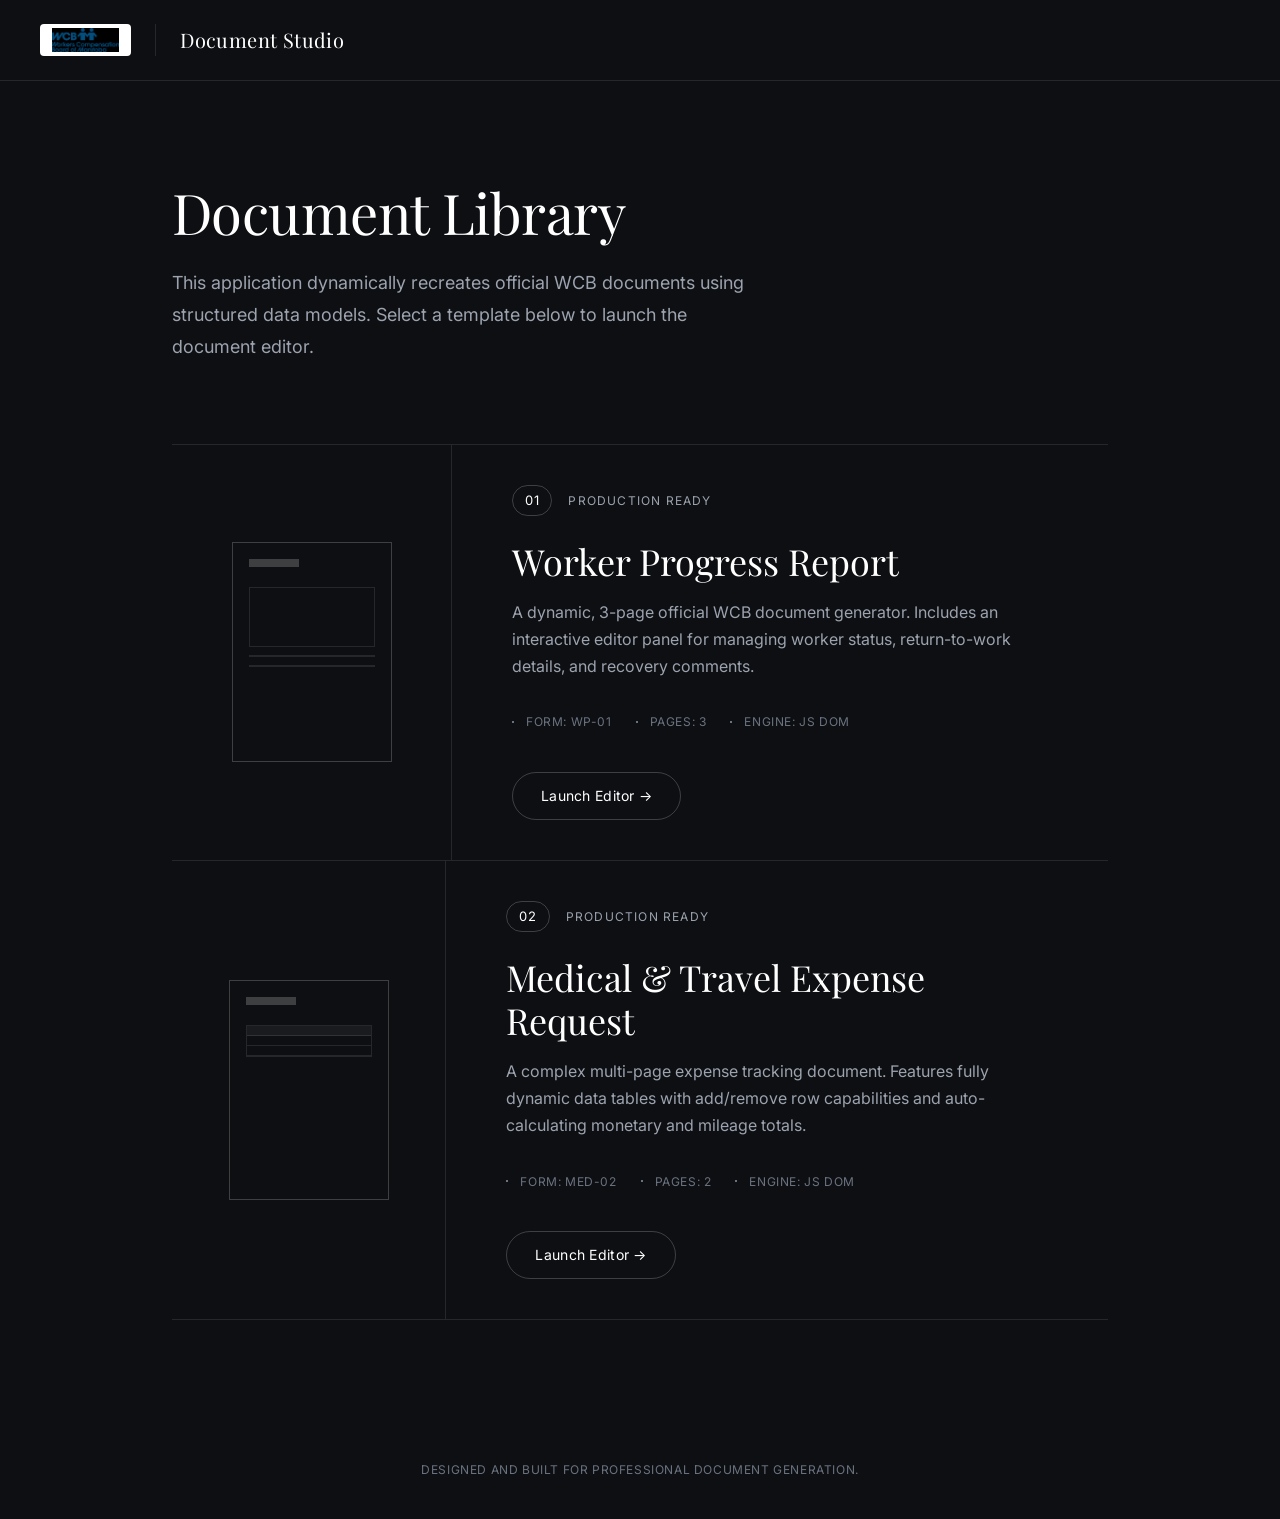
<file: index.html>
<!DOCTYPE html>
<html lang="en">
<head>
    <meta charset="UTF-8">
    <meta name="viewport" content="width=device-width, initial-scale=1.0">
    <title>Document Studio | WCB Report Generator</title>
    <link rel="stylesheet" href="style.css">
    <link href="https://fonts.googleapis.com/css2?family=Inter:wght@400;500;600&family=Playfair+Display:ital,wght@0,400;0,600;1,400&display=swap" rel="stylesheet">
</head>
<body>
    <div class="app-layout">
        <header class="app-header">
            <div class="header-content">
                <img src="exercise-1-worker-progress/assets/wcb-logo.png" alt="WCB Logo" class="wcb-brand">
                <div class="header-title">Document Studio</div>
            </div>
        </header>

        <main class="library-container">
            <div class="library-header">
                <h1>Document Library</h1>
                <p class="library-description">This application dynamically recreates official WCB documents using structured data models. Select a template below to launch the document editor.</p>
            </div>

            <div class="document-index">
                
                <!-- Document 01 -->
                <article class="doc-entry">
                    <div class="doc-preview">
                        <div class="doc-wireframe form-wireframe">
                            <div class="wire-header"></div>
                            <div class="wire-box"></div>
                            <div class="wire-lines"></div>
                            <div class="wire-lines"></div>
                        </div>
                    </div>
                    <div class="doc-info">
                        <div class="doc-meta">
                            <span class="doc-number">01</span>
                            <span class="doc-status">Production Ready</span>
                        </div>
                        <h2>Worker Progress Report</h2>
                        <p>A dynamic, 3-page official WCB document generator. Includes an interactive editor panel for managing worker status, return-to-work details, and recovery comments.</p>
                        
                        <div class="doc-metadata-tags">
                            <span>Form: WP-01</span>
                            <span>Pages: 3</span>
                            <span>Engine: JS DOM</span>
                        </div>
                        
                        <a href="exercise-1-worker-progress/index.html" class="btn-open">Launch Editor &rarr;</a>
                    </div>
                </article>

                <!-- Document 02 -->
                <article class="doc-entry">
                    <div class="doc-preview">
                        <div class="doc-wireframe table-wireframe">
                            <div class="wire-header"></div>
                            <div class="wire-table">
                                <div class="wire-row header-row"></div>
                                <div class="wire-row"></div>
                                <div class="wire-row"></div>
                            </div>
                        </div>
                    </div>
                    <div class="doc-info">
                        <div class="doc-meta">
                            <span class="doc-number">02</span>
                            <span class="doc-status">Production Ready</span>
                        </div>
                        <h2>Medical & Travel Expense Request</h2>
                        <p>A complex multi-page expense tracking document. Features fully dynamic data tables with add/remove row capabilities and auto-calculating monetary and mileage totals.</p>
                        
                        <div class="doc-metadata-tags">
                            <span>Form: MED-02</span>
                            <span>Pages: 2</span>
                            <span>Engine: JS DOM</span>
                        </div>
                        
                        <a href="exercise-2-medical-expense/index.html" class="btn-open">Launch Editor &rarr;</a>
                    </div>
                </article>

            </div>
        </main>
        
        <footer class="app-footer">
            <p>Designed and built for professional document generation.</p>
        </footer>
    </div>
</body>
</html>
</file>
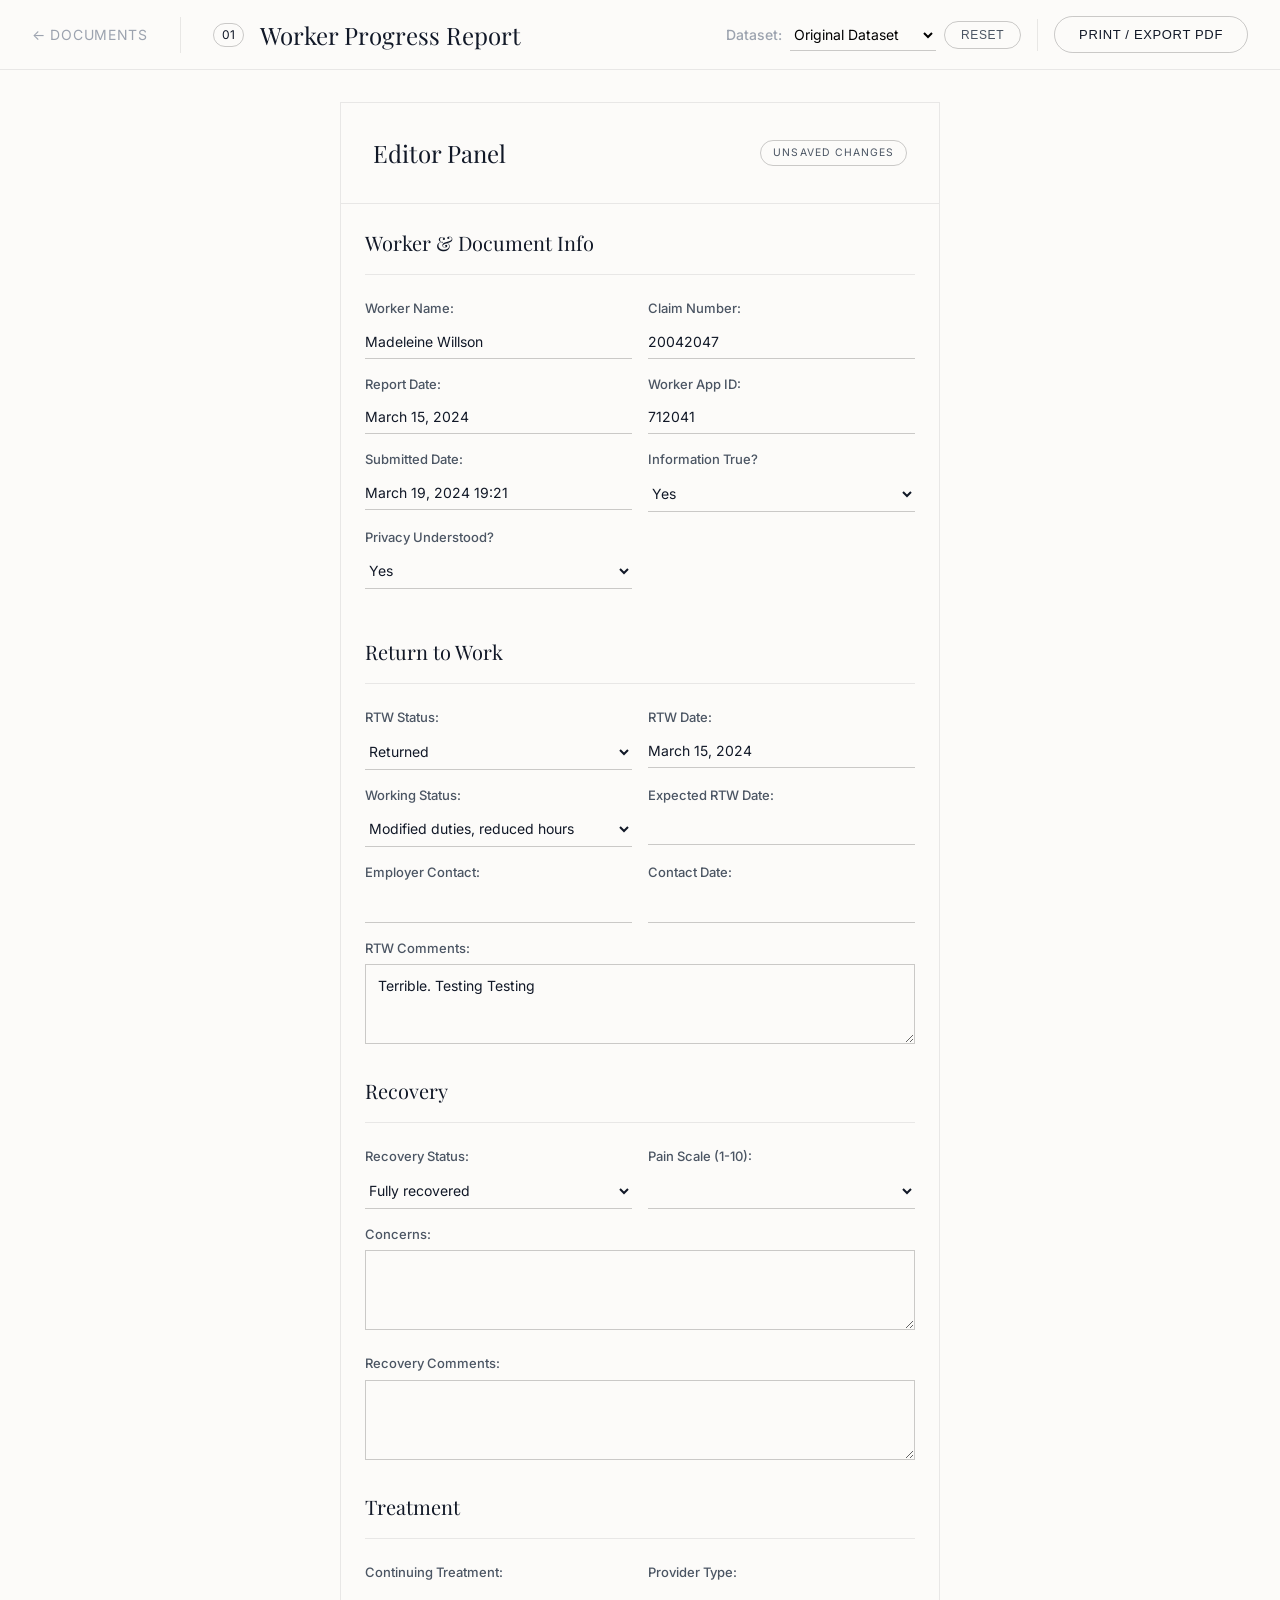
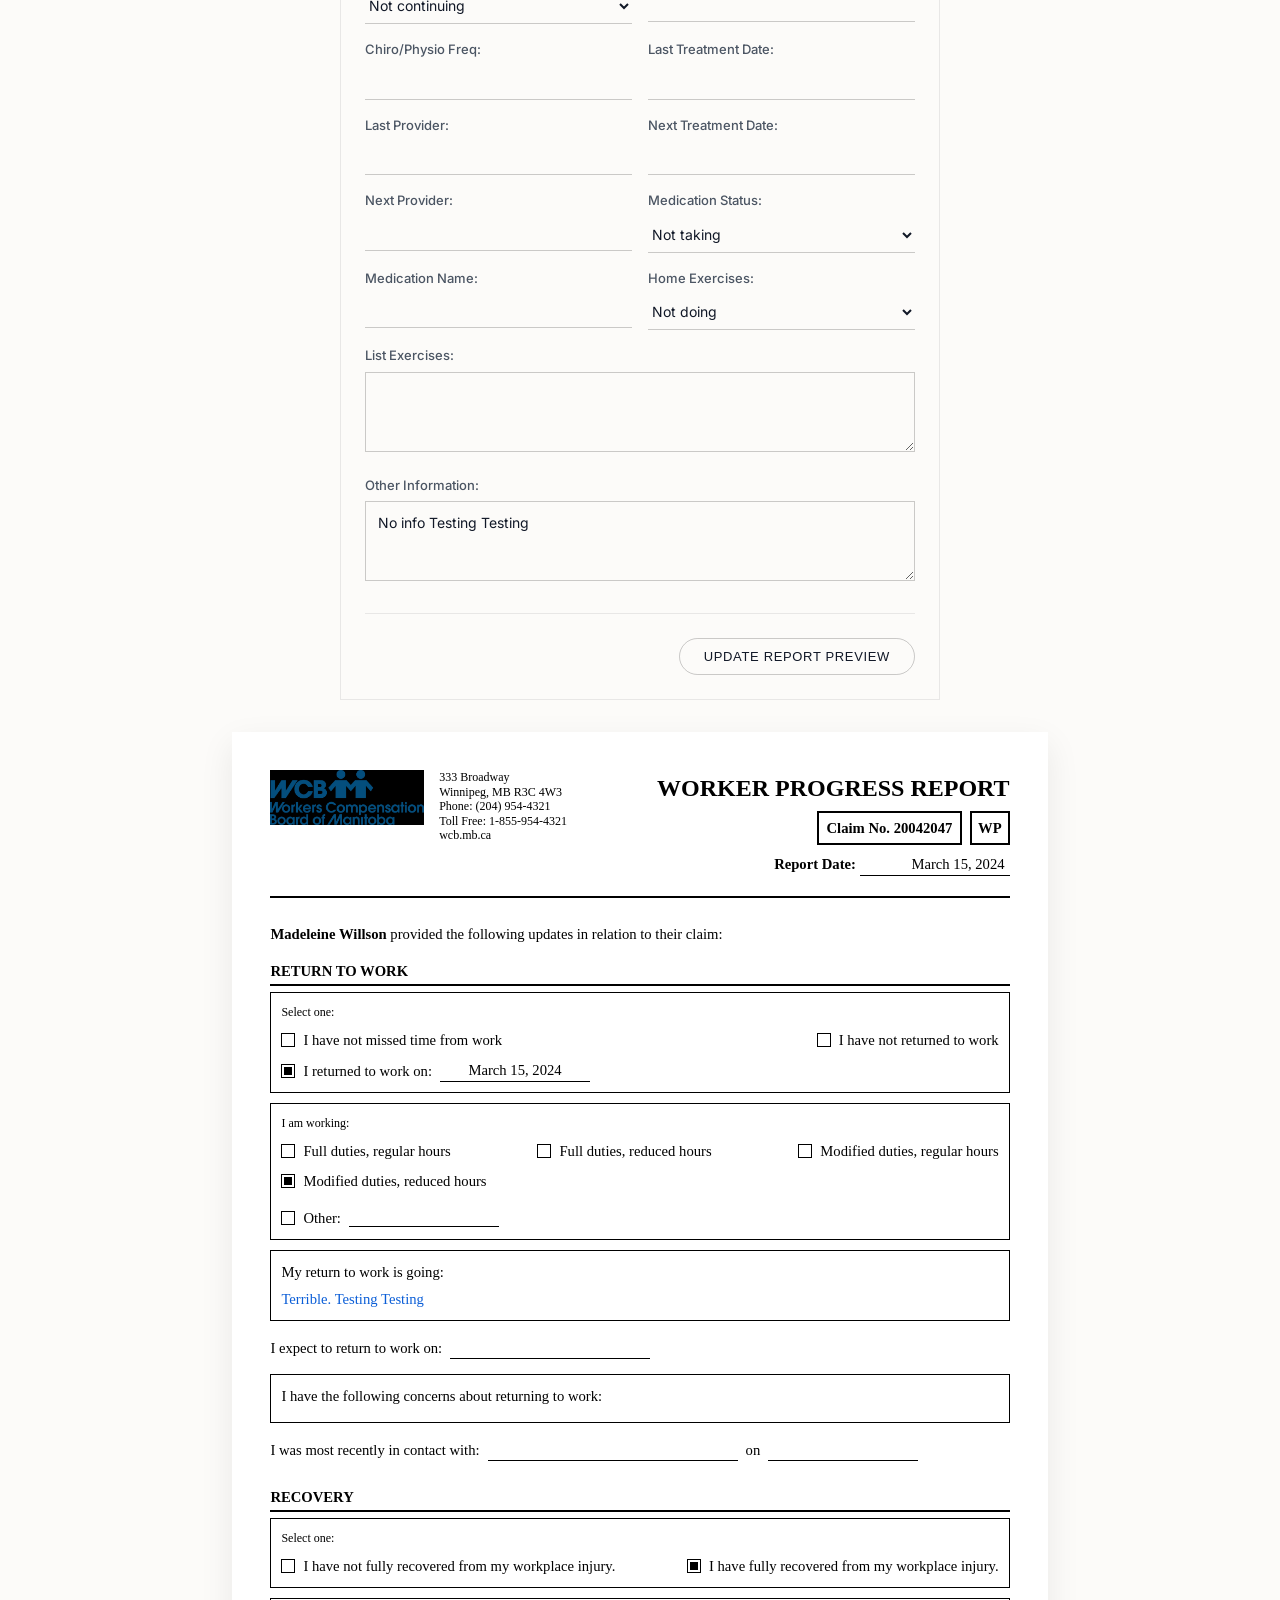
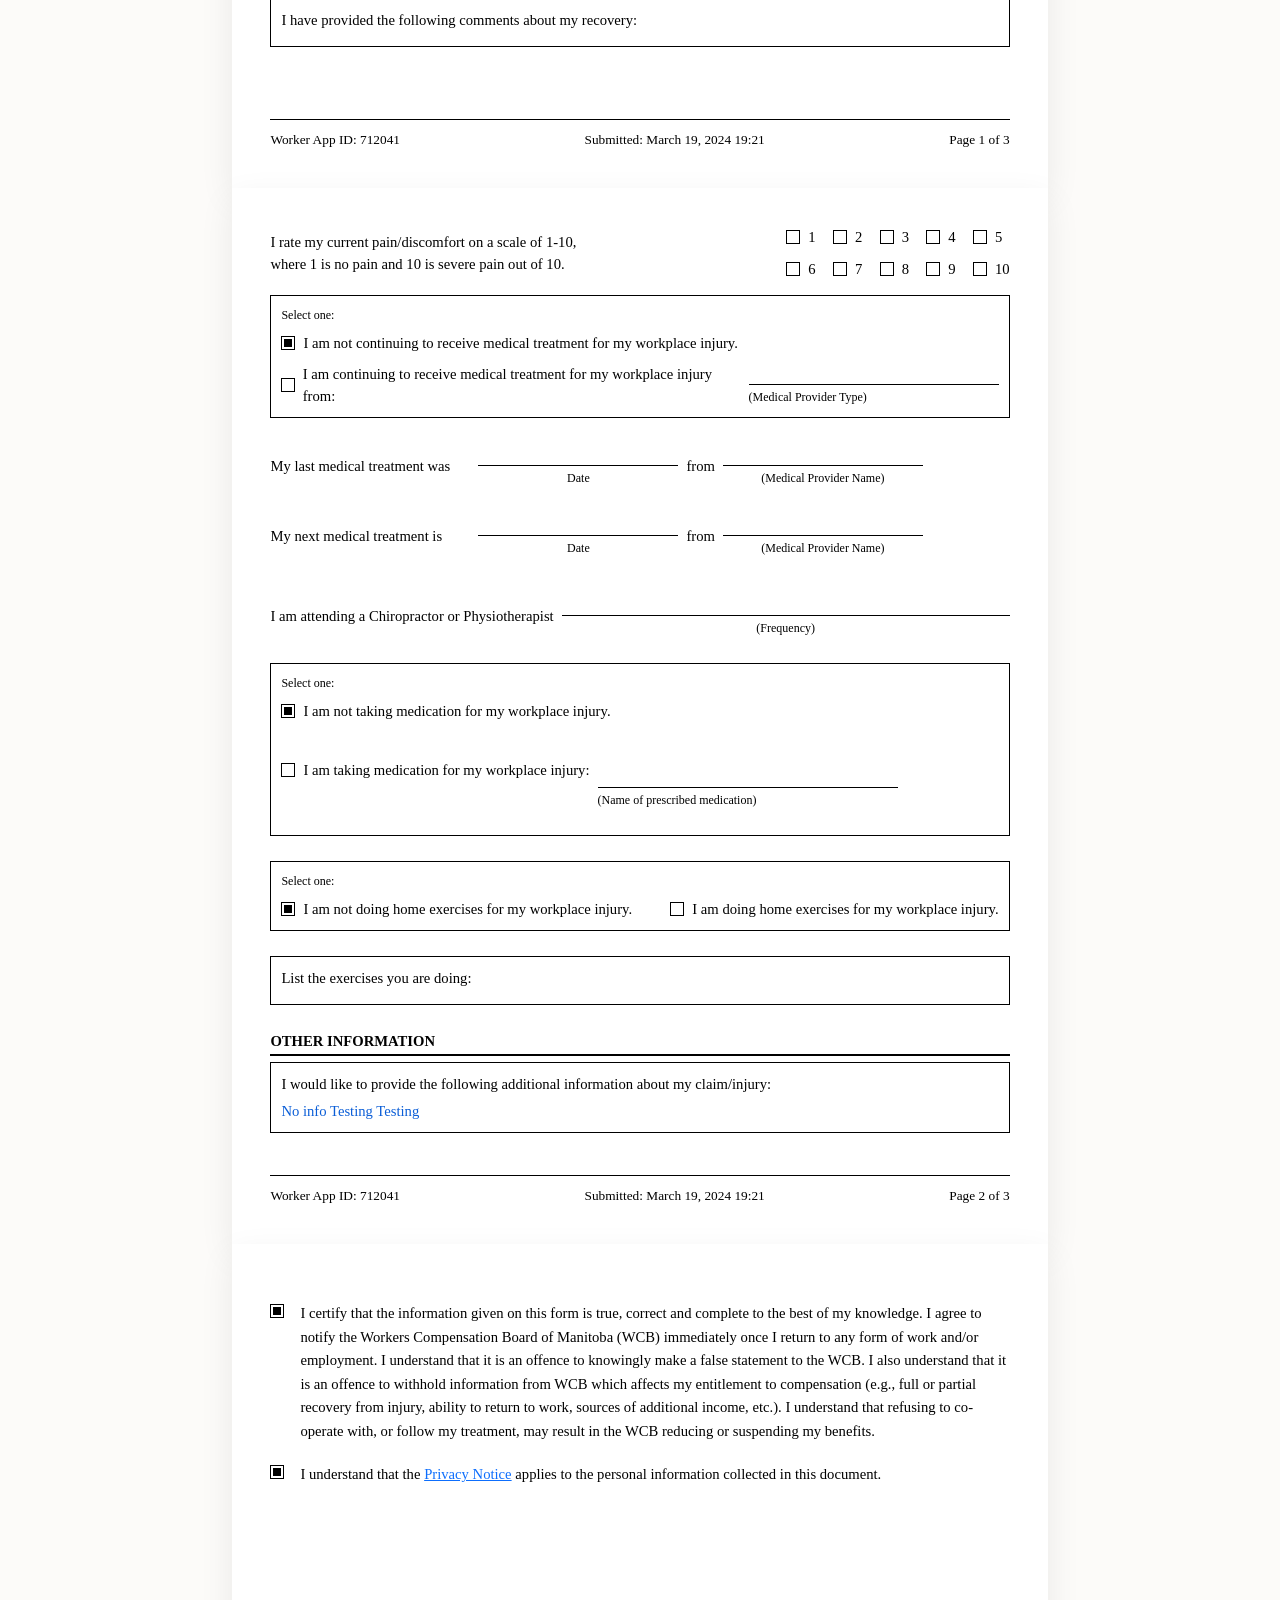
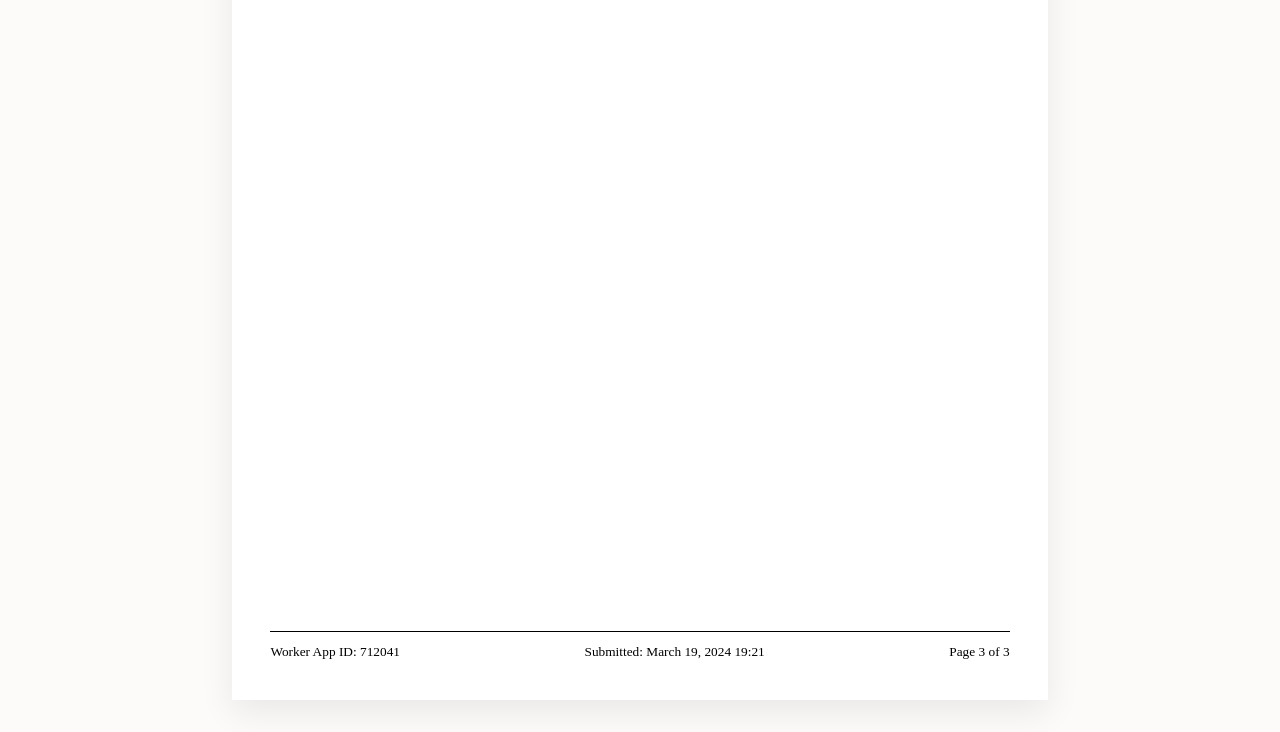
<file: exercise-1-worker-progress/index.html>
<!DOCTYPE html>
<html lang="en">
<head>
    <meta charset="UTF-8">
    <meta name="viewport" content="width=device-width, initial-scale=1.0">
    <title>Worker Progress Report | Document Studio</title>
    <link rel="stylesheet" href="style.css">
    <link href="https://fonts.googleapis.com/css2?family=Inter:wght@400;500;600&family=Playfair+Display:ital,wght@0,400;0,600;1,400&display=swap" rel="stylesheet">
</head>
<body>
    
    <!-- Top Workspace Header -->
    <header class="workspace-header noprint">
        <div class="workspace-header-left">
            <a href="../index.html" class="workspace-back">&larr; Documents</a>
            <div class="workspace-title">
                <span class="workspace-number">01</span>
                <h1>Worker Progress Report</h1>
            </div>
        </div>
        <div class="workspace-header-right">
            <div class="dataset-control">
                <label for="ctrl-dataset">Dataset:</label>
                <select id="ctrl-dataset">
                    <option value="original">Original Dataset</option>
                    <option value="alternative">Alternative Dataset</option>
                </select>
                <button id="btn-reset" class="btn-secondary">Reset</button>
            </div>
            <button class="btn-primary" onclick="window.print()">Print / Export PDF</button>
        </div>
    </header>

    <!-- Development Layout wrapper -->
    <div class="dev-layout">
        
        <!-- Control panel (Editor) -->
        <div class="control-panel noprint">
            <div class="panel-header">
                <h2>Editor Panel</h2>
                <span class="panel-status">Unsaved Changes</span>
            </div>
            
            <form id="editor-form" onsubmit="event.preventDefault();">
                
                <fieldset class="editor-group">
                    <legend>Worker & Document Info</legend>
                    <div class="controls-grid">
                        <label>Worker Name: <input type="text" id="ctrl-workerName"></label>
                        <label>Claim Number: <input type="text" id="ctrl-claimNumber"></label>
                        <label>Report Date: <input type="text" id="ctrl-reportDate"></label>
                        <label>Worker App ID: <input type="text" id="ctrl-workerAppId"></label>
                        <label>Submitted Date: <input type="text" id="ctrl-submitted"></label>
                        <label>Information True?
                            <select id="ctrl-certifyTrue">
                                <option value="yes">Yes</option>
                                <option value="no">No</option>
                            </select>
                        </label>
                        <label>Privacy Understood?
                            <select id="ctrl-privacyNotice">
                                <option value="yes">Yes</option>
                                <option value="no">No</option>
                            </select>
                        </label>
                    </div>
                </fieldset>

                <fieldset class="editor-group">
                    <legend>Return to Work</legend>
                    <div class="controls-grid">
                        <label>RTW Status: 
                            <select id="ctrl-rtwStatus">
                                <option value="not-missed">Not missed time</option>
                                <option value="not-returned">Not returned</option>
                                <option value="returned">Returned</option>
                            </select>
                        </label>
                        <label>RTW Date: <input type="text" id="ctrl-rtwDate"></label>
                        <label>Working Status:
                            <select id="ctrl-workingStatus">
                                <option value="full-regular">Full duties, regular hours</option>
                                <option value="full-reduced">Full duties, reduced hours</option>
                                <option value="modified-regular">Modified duties, regular hours</option>
                                <option value="modified-reduced">Modified duties, reduced hours</option>
                                <option value="other">Other</option>
                            </select>
                        </label>
                        <label>Expected RTW Date: <input type="text" id="ctrl-expectedReturnDate"></label>
                        <label>Employer Contact: <input type="text" id="ctrl-employerContact"></label>
                        <label>Contact Date: <input type="text" id="ctrl-employerContactDate"></label>
                    </div>
                    <div class="controls-textareas">
                        <label>RTW Comments:
                            <textarea id="ctrl-rtwComments"></textarea>
                        </label>
                    </div>
                </fieldset>

                <fieldset class="editor-group">
                    <legend>Recovery</legend>
                    <div class="controls-grid">
                        <label>Recovery Status:
                            <select id="ctrl-recoveryStatus">
                                <option value="not-fully-recovered">Not fully recovered</option>
                                <option value="fully-recovered">Fully recovered</option>
                            </select>
                        </label>
                        <label>Pain Scale (1-10):
                            <select id="ctrl-painScale">
                                <option value=""></option>
                                <option value="1">1</option>
                                <option value="2">2</option>
                                <option value="3">3</option>
                                <option value="4">4</option>
                                <option value="5">5</option>
                                <option value="6">6</option>
                                <option value="7">7</option>
                                <option value="8">8</option>
                                <option value="9">9</option>
                                <option value="10">10</option>
                            </select>
                        </label>
                    </div>
                    <div class="controls-textareas">
                        <label>Concerns:
                            <textarea id="ctrl-concerns"></textarea>
                        </label>
                        <label>Recovery Comments:
                            <textarea id="ctrl-recoveryComments"></textarea>
                        </label>
                    </div>
                </fieldset>

                <fieldset class="editor-group">
                    <legend>Treatment</legend>
                    <div class="controls-grid">
                        <label>Continuing Treatment:
                            <select id="ctrl-medTreatmentStatus">
                                <option value="not-continuing">Not continuing</option>
                                <option value="continuing">Continuing</option>
                            </select>
                        </label>
                        <label>Provider Type: <input type="text" id="ctrl-medProviderType"></label>
                        <label>Chiro/Physio Freq: <input type="text" id="ctrl-chiroFreq"></label>
                        
                        <label>Last Treatment Date: <input type="text" id="ctrl-lastTreatmentDate"></label>
                        <label>Last Provider: <input type="text" id="ctrl-lastProviderName"></label>
                        <label>Next Treatment Date: <input type="text" id="ctrl-nextTreatmentDate"></label>
                        <label>Next Provider: <input type="text" id="ctrl-nextProviderName"></label>
                        
                        <label>Medication Status:
                            <select id="ctrl-medicationStatus">
                                <option value="not-taking">Not taking</option>
                                <option value="taking">Taking</option>
                            </select>
                        </label>
                        <label>Medication Name: <input type="text" id="ctrl-medicationName"></label>
                        
                        <label>Home Exercises:
                            <select id="ctrl-homeExercisesStatus">
                                <option value="not-doing">Not doing</option>
                                <option value="doing">Doing</option>
                            </select>
                        </label>
                    </div>
                    <div class="controls-textareas">
                        <label>List Exercises:
                            <textarea id="ctrl-exercisesList"></textarea>
                        </label>
                        <label>Other Information:
                            <textarea id="ctrl-otherInfo"></textarea>
                        </label>
                    </div>
                </fieldset>
            
                <div class="controls-actions">
                    <button id="btn-update" class="btn-primary">Update Report Preview</button>
                </div>
            </form>
        </div>

        <div class="preview-environment" id="report-container">
            <!-- Rendered by JavaScript -->
        </div>
        
    </div> <!-- end dev-layout -->
    
    <script src="script.js"></script>
</body>
</html>
</file>
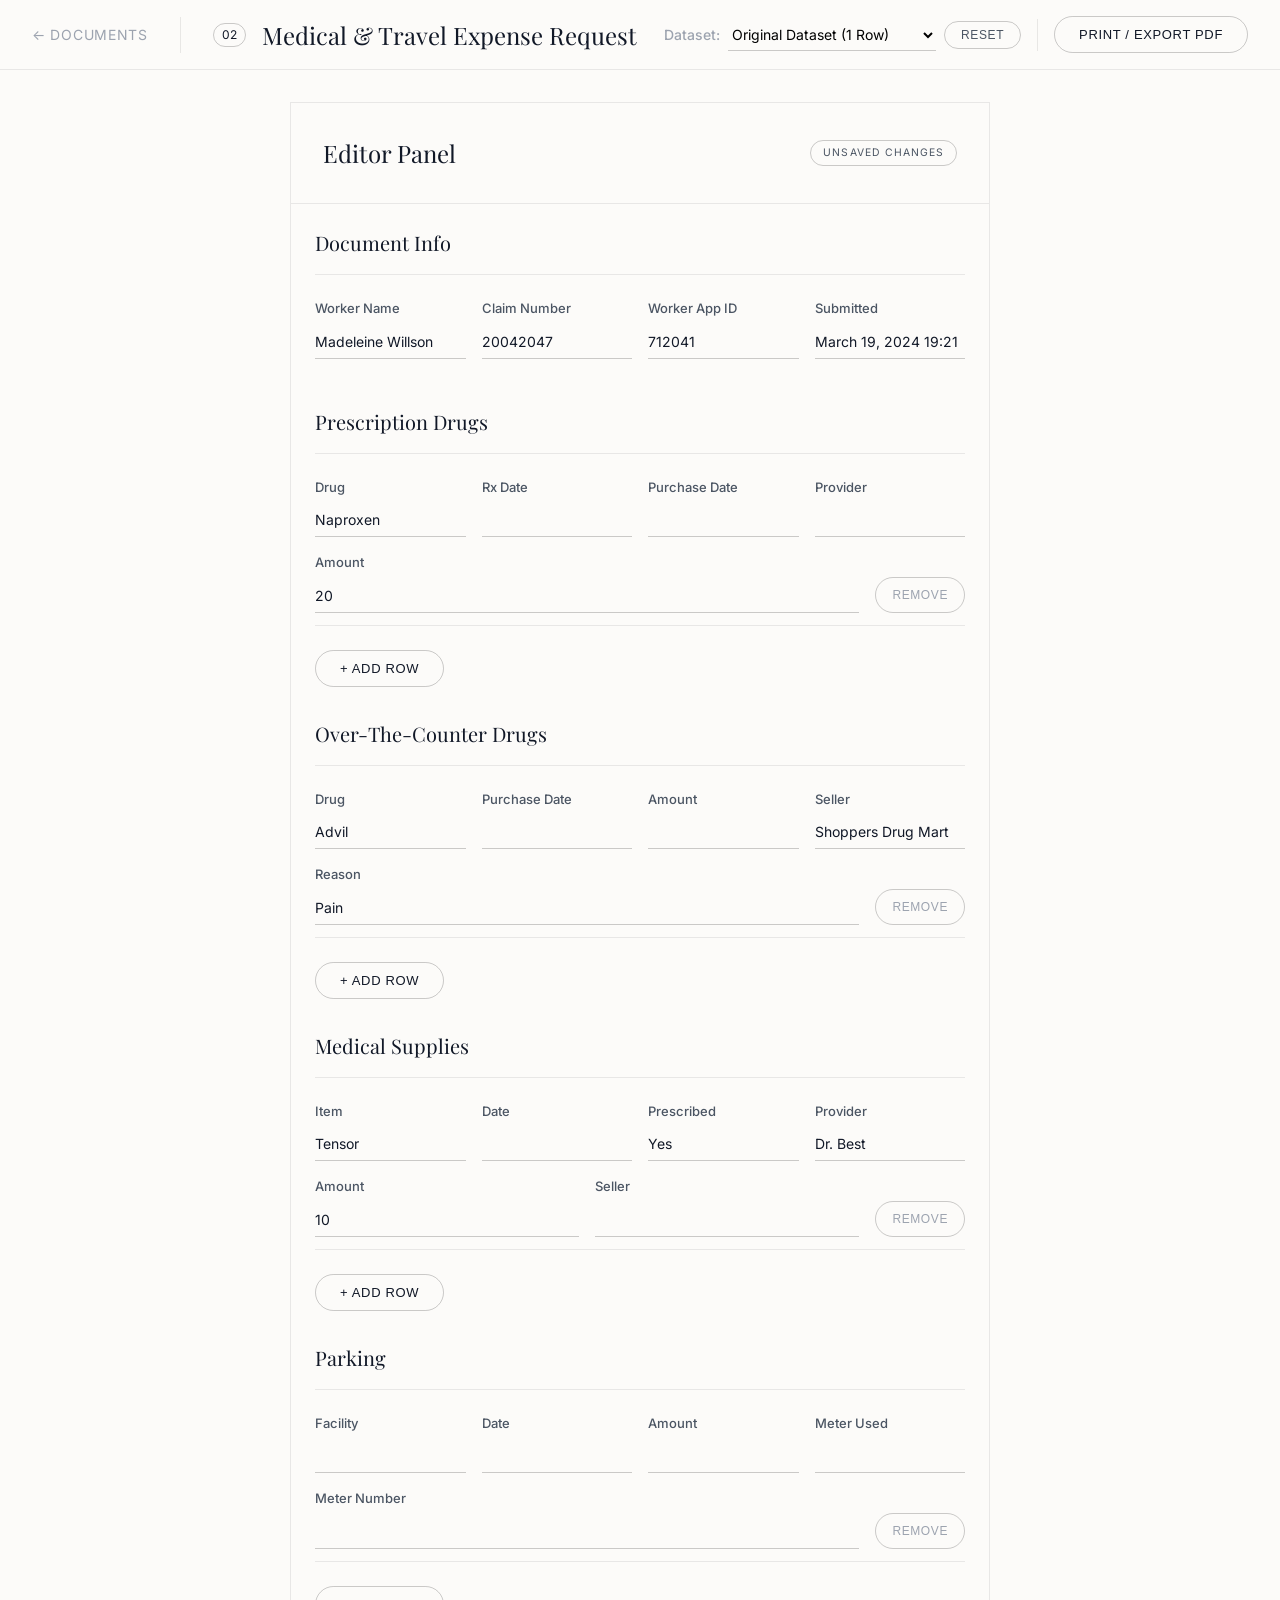
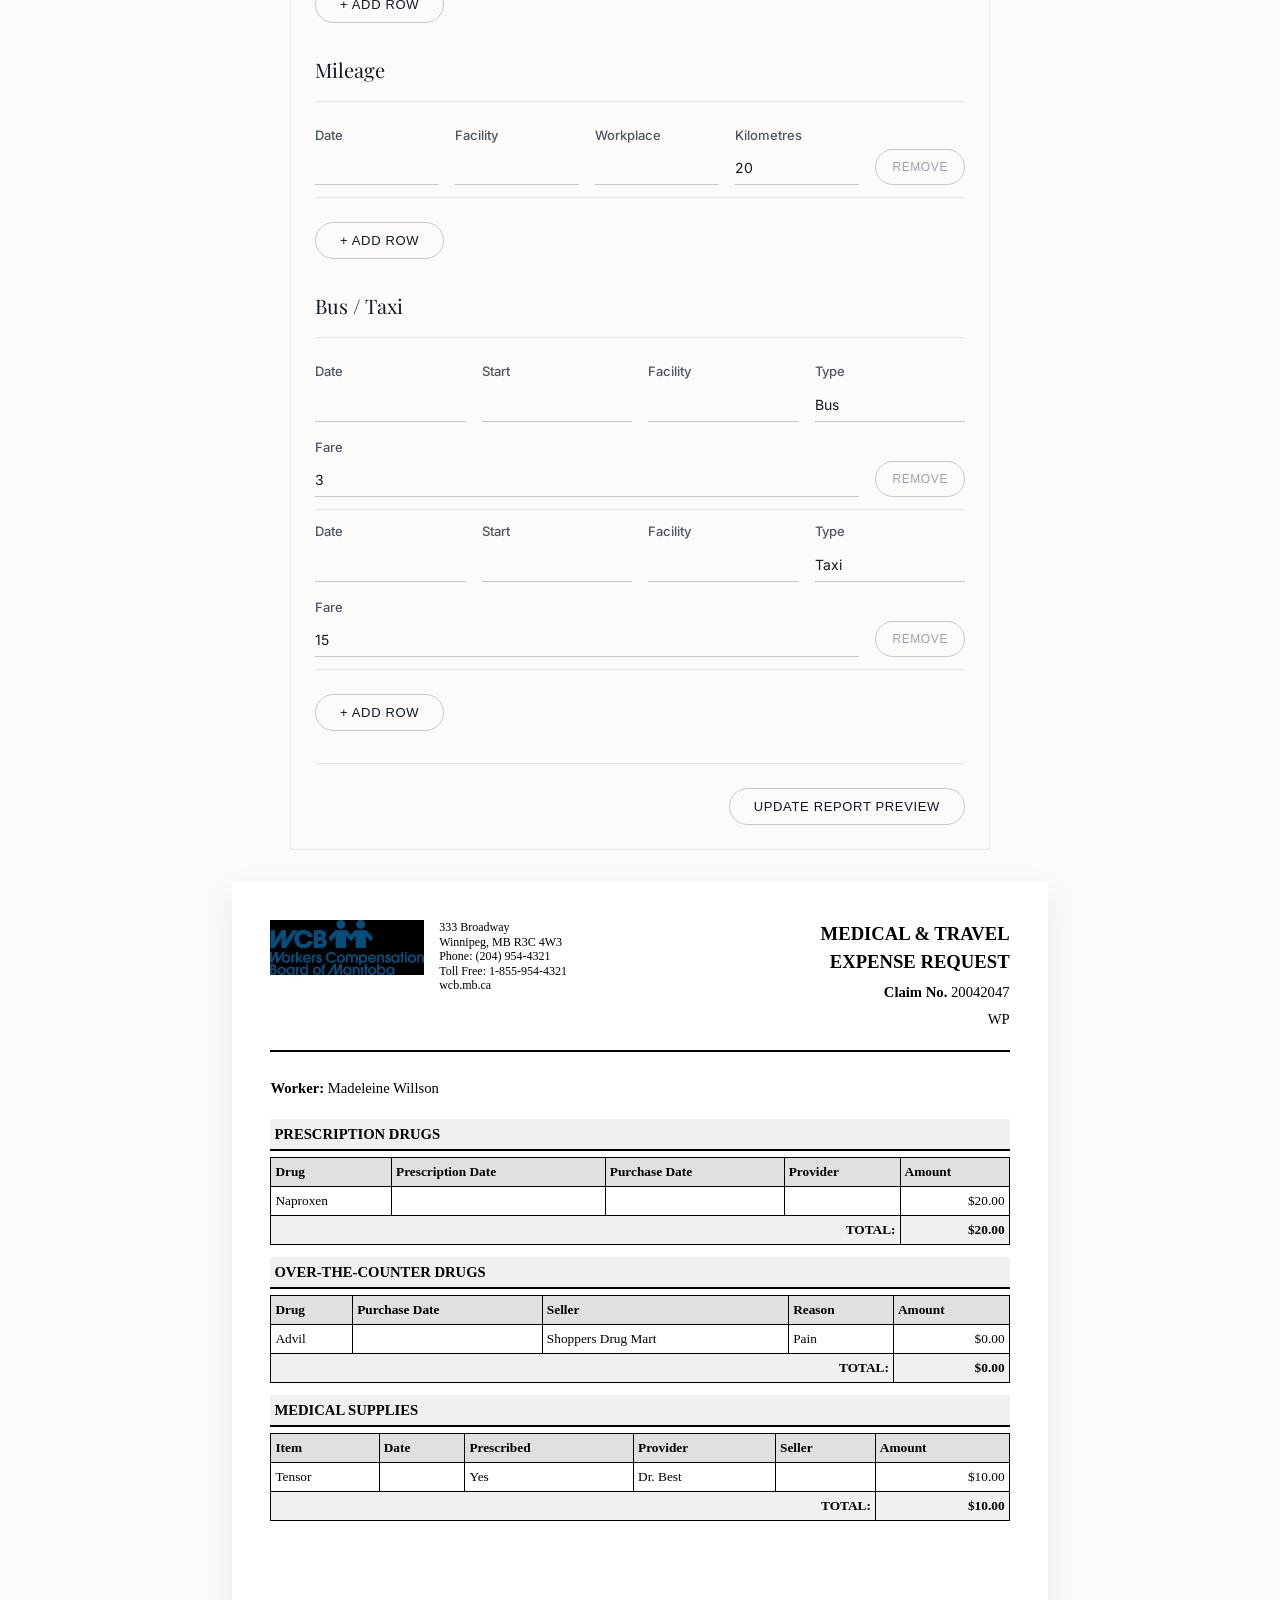
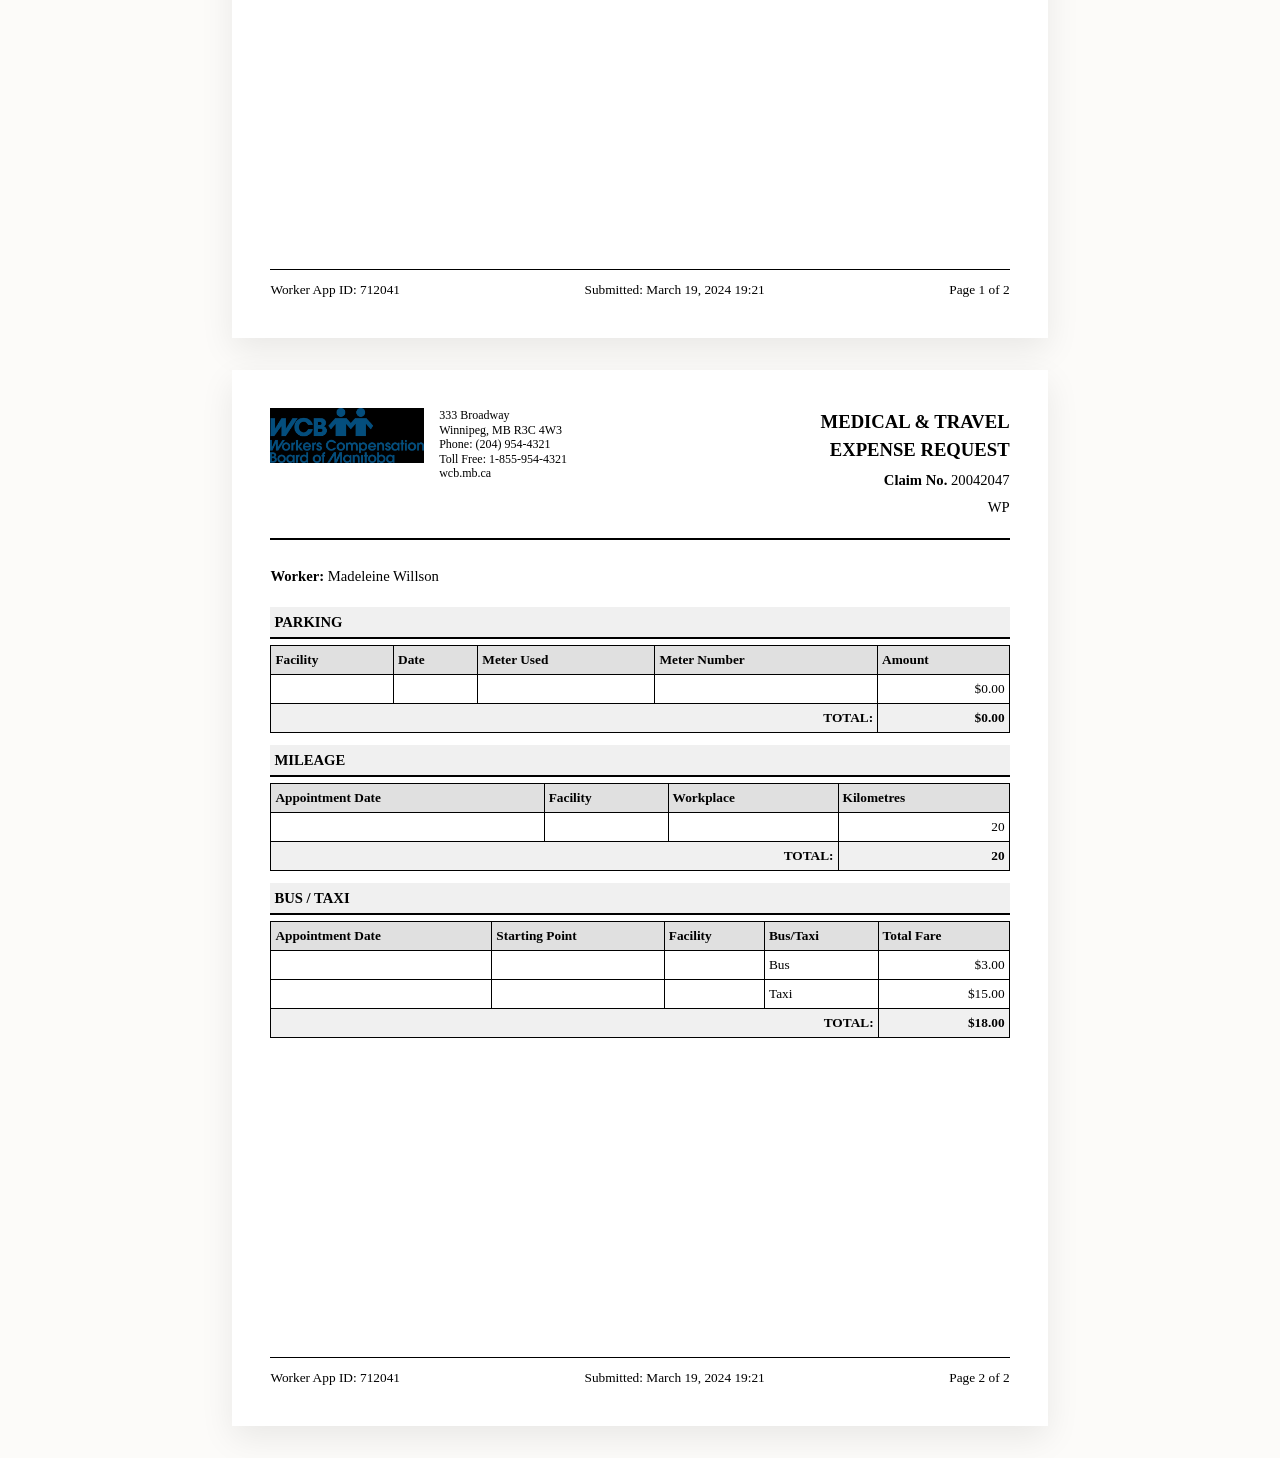
<file: exercise-2-medical-expense/index.html>
<!DOCTYPE html>
<html lang="en">
<head>
    <meta charset="UTF-8">
    <meta name="viewport" content="width=device-width, initial-scale=1.0">
    <title>Medical & Travel Expense Request | Document Studio</title>
    <link rel="stylesheet" href="style.css">
    <link href="https://fonts.googleapis.com/css2?family=Inter:wght@400;500;600&family=Playfair+Display:ital,wght@0,400;0,600;1,400&display=swap" rel="stylesheet">
</head>
<body>
    
    <!-- Top Workspace Header -->
    <header class="workspace-header noprint">
        <div class="workspace-header-left">
            <a href="../index.html" class="workspace-back">&larr; Documents</a>
            <div class="workspace-title">
                <span class="workspace-number">02</span>
                <h1>Medical & Travel Expense Request</h1>
            </div>
        </div>
        <div class="workspace-header-right">
            <div class="dataset-control">
                <label for="ctrl-dataset">Dataset:</label>
                <select id="ctrl-dataset">
                    <option value="original">Original Dataset (1 Row)</option>
                    <option value="alternative">Alternative Dataset (2 Rows)</option>
                    <option value="large">Large Dataset (10 Rows)</option>
                </select>
                <button id="btn-reset" class="btn-secondary">Reset</button>
            </div>
            <button class="btn-primary" onclick="window.print()">Print / Export PDF</button>
        </div>
    </header>

    <div class="dev-layout">
        <div class="control-panel noprint" id="control-panel">
            <!-- Rendered by JS -->
        </div>

        <div class="preview-environment" id="report-container">
            <!-- Rendered by JS (Multiple pages) -->
        </div>
    </div>
    
    <script src="script.js"></script>
</body>
</html>
</file>
<file: style.css>
:root {
    --brand-blue: #ffffff;
    --brand-blue-hover: #e5e7eb;
    --bg-app: #0d0f12;
    --bg-card: transparent;
    --text-heading: #ffffff;
    --text-body: #9ca3af;
    --text-muted: #6b7280;
    --border-light: rgba(255, 255, 255, 0.1);
    --border-medium: rgba(255, 255, 255, 0.2);
    --shadow-subtle: none;
    --shadow-hover: none;
}

* {
    margin: 0;
    padding: 0;
    box-sizing: border-box;
}

body {
    font-family: 'Inter', -apple-system, BlinkMacSystemFont, "Segoe UI", Roboto, Helvetica, Arial, sans-serif;
    background-color: var(--bg-app);
    color: var(--text-body);
    line-height: 1.6;
    min-height: 100vh;
}

h1, h2, h3, .header-title {
    font-family: 'Playfair Display', Georgia, serif;
    font-weight: 400;
}

.app-layout {
    display: flex;
    flex-direction: column;
    min-height: 100vh;
}

/* Header */
.app-header {
    background-color: var(--bg-card);
    border-bottom: 1px solid var(--border-light);
    padding: 24px 32px;
}

.header-content {
    max-width: 1200px;
    margin: 0 auto;
    display: flex;
    align-items: center;
    gap: 24px;
}

.wcb-brand {
    height: 32px;
    background-color: #ffffff;
    padding: 4px 12px;
    border-radius: 4px;
}

.header-title {
    font-size: 1.25rem;
    color: var(--text-heading);
    letter-spacing: 0.02em;
    padding-left: 24px;
    border-left: 1px solid var(--border-light);
}

/* Library Container */
.library-container {
    max-width: 1000px;
    margin: 0 auto;
    padding: 100px 32px;
    flex-grow: 1;
    width: 100%;
}

.library-header {
    margin-bottom: 80px;
}

.library-header h1 {
    font-size: 3.5rem;
    color: var(--text-heading);
    letter-spacing: -0.01em;
    margin-bottom: 24px;
    line-height: 1.1;
}

.library-description {
    font-size: 1.125rem;
    color: var(--text-body);
    max-width: 600px;
    line-height: 1.8;
}

/* Document Index */
.document-index {
    display: flex;
    flex-direction: column;
    gap: 0;
    border-top: 1px solid var(--border-light);
}

.doc-entry {
    background-color: var(--bg-card);
    border-bottom: 1px solid var(--border-light);
    display: flex;
    transition: background-color 0.4s ease;
}

.doc-entry:hover {
    background-color: rgba(255, 255, 255, 0.02);
}

/* Document Preview Area */
.doc-preview {
    width: 280px;
    border-right: 1px solid var(--border-light);
    display: flex;
    align-items: center;
    justify-content: center;
    padding: 40px;
}

/* Wireframe Visuals */
.doc-wireframe {
    width: 160px;
    height: 220px;
    background: transparent;
    border: 1px solid var(--border-medium);
    padding: 16px;
    display: flex;
    flex-direction: column;
    gap: 8px;
}

.wire-header {
    height: 8px;
    width: 40%;
    background-color: var(--border-medium);
    margin-bottom: 12px;
}

.wire-box {
    height: 60px;
    border: 1px solid var(--border-light);
}

.wire-lines {
    height: 2px;
    background-color: var(--border-light);
    width: 100%;
}

.wire-table {
    border: 1px solid var(--border-light);
}

.wire-row {
    height: 10px;
    border-bottom: 1px solid var(--border-light);
}

.wire-row.header-row {
    background-color: rgba(255,255,255,0.05);
}

/* Document Info Area */
.doc-info {
    padding: 40px 60px;
    flex-grow: 1;
    display: flex;
    flex-direction: column;
    align-items: flex-start;
}

.doc-meta {
    display: flex;
    align-items: center;
    gap: 16px;
    margin-bottom: 24px;
}

.doc-number {
    font-size: 0.8125rem;
    font-family: 'Inter', sans-serif;
    color: var(--text-heading);
    border: 1px solid var(--border-medium);
    padding: 4px 12px;
    border-radius: 40px;
    letter-spacing: 0.05em;
}

.doc-status {
    font-size: 0.75rem;
    font-family: 'Inter', sans-serif;
    color: var(--text-body);
    text-transform: uppercase;
    letter-spacing: 0.1em;
}

.doc-info h2 {
    font-size: 2.25rem;
    color: var(--text-heading);
    margin-bottom: 16px;
    line-height: 1.2;
}

.doc-info p {
    font-size: 1rem;
    color: var(--text-body);
    margin-bottom: 32px;
    max-width: 500px;
    line-height: 1.7;
}

.doc-metadata-tags {
    display: flex;
    gap: 24px;
    margin-bottom: 40px;
}

.doc-metadata-tags span {
    font-size: 0.75rem;
    text-transform: uppercase;
    letter-spacing: 0.05em;
    color: var(--text-muted);
    display: flex;
    align-items: center;
}

.doc-metadata-tags span::before {
    content: '';
    display: inline-block;
    width: 2px;
    height: 2px;
    background-color: var(--text-muted);
    margin-right: 12px;
}

.btn-open {
    display: inline-block;
    background-color: transparent;
    color: var(--text-heading);
    border: 1px solid var(--border-medium);
    text-decoration: none;
    padding: 12px 28px;
    border-radius: 40px;
    font-family: 'Inter', sans-serif;
    font-size: 0.875rem;
    letter-spacing: 0.02em;
    transition: all 0.3s ease;
}

.btn-open:hover {
    background-color: var(--text-heading);
    color: var(--bg-app);
}

/* Footer */
.app-footer {
    text-align: center;
    padding: 40px;
    color: var(--text-muted);
    font-size: 0.75rem;
    text-transform: uppercase;
    letter-spacing: 0.05em;
}

/* Responsive */
@media (max-width: 768px) {
    .doc-entry {
        flex-direction: column;
    }
    
    .doc-preview {
        width: 100%;
        border-right: none;
        border-bottom: 1px solid var(--border-light);
        padding: 32px;
    }
    
    .doc-info {
        padding: 32px;
    }
}
</file>
<file: exercise-1-worker-progress/style.css>
:root {
    --brand-blue: #111827;
    --brand-blue-hover: #4b5563;
    --bg-app: #fcfbf9;
    --bg-card: transparent;
    --text-heading: #111827;
    --text-body: #4b5563;
    --text-muted: #9ca3af;
    --border-light: rgba(0, 0, 0, 0.08);
    --border-medium: rgba(0, 0, 0, 0.2);
    --shadow-subtle: none;
    --shadow-panel: none;
}

* {
    box-sizing: border-box;
    margin: 0;
    padding: 0;
}

body {
    background-color: var(--bg-app);
    font-family: 'Inter', -apple-system, BlinkMacSystemFont, "Segoe UI", Roboto, Helvetica, Arial, sans-serif;
    color: var(--text-body);
    line-height: 1.5;
}

/* Print Overrides */
@page {
    size: Letter;
    margin: 0;
}

@media print {
    html, body {
        margin: 0 !important;
        padding: 0 !important;
        background: white !important;
        display: block;
    }
    .noprint { display: none !important; }
    .dev-layout {
        display: block !important;
        margin: 0 !important;
        padding: 0 !important;
        max-width: none !important;
    }
    .preview-environment {
        width: 8.5in !important;
        margin: 0 !important;
        padding: 0 !important;
        box-shadow: none !important;
        background: transparent !important;
    }
    .report-page {
        margin: 0 !important;
        box-shadow: none !important;
        width: 8.5in;
        height: 11in;
        min-height: 11in;
        max-height: 11in;
        box-sizing: border-box;
        padding: 0.4in;
        page-break-after: always;
        break-after: page;
        position: relative;
        background: white;
    }
    .report-page:last-child {
        page-break-after: auto;
        break-after: auto;
    }
}

/* Workspace Header */
.workspace-header {
    background-color: var(--bg-app);
    border-bottom: 1px solid var(--border-light);
    padding: 16px 32px;
    display: flex;
    justify-content: space-between;
    align-items: center;
    position: sticky;
    top: 0;
    z-index: 100;
}

.workspace-header-left {
    display: flex;
    align-items: center;
    gap: 32px;
}

.workspace-back {
    text-decoration: none;
    color: var(--text-muted);
    font-size: 0.875rem;
    font-family: 'Inter', sans-serif;
    text-transform: uppercase;
    letter-spacing: 0.05em;
    transition: color 0.2s;
}

.workspace-back:hover {
    color: var(--text-heading);
}

.workspace-title {
    display: flex;
    align-items: center;
    gap: 16px;
    padding-left: 32px;
    border-left: 1px solid var(--border-light);
}

.workspace-number {
    font-size: 0.75rem;
    font-family: 'Inter', sans-serif;
    color: var(--text-heading);
    border: 1px solid var(--border-medium);
    padding: 2px 8px;
    border-radius: 40px;
}

.workspace-title h1 {
    font-family: 'Playfair Display', Georgia, serif;
    font-size: 1.5rem;
    font-weight: 400;
    color: var(--text-heading);
}

.workspace-header-right {
    display: flex;
    align-items: center;
    gap: 16px;
}

.dataset-control {
    display: flex;
    align-items: center;
    gap: 8px;
    font-size: 0.875rem;
    padding-right: 16px;
    border-right: 1px solid var(--border-light);
}

.dataset-control label {
    font-weight: 500;
    color: var(--text-muted);
}

.dataset-control select {
    padding: 6px 0;
    border: none;
    border-bottom: 1px solid var(--border-medium);
    border-radius: 0;
    background: transparent;
    font-family: inherit;
    font-size: 0.875rem;
}

/* Layout */
.dev-layout {
    display: flex;
    align-items: flex-start;
    justify-content: center;
    gap: 32px;
    padding: 32px;
    max-width: 1600px;
    margin: 0 auto;
    flex-wrap: wrap;
}

/* Control Panel */
.control-panel {
    flex: 1 1 400px;
    max-width: 600px;
    min-width: 320px;
    background-color: var(--bg-card);
    border: 1px solid var(--border-light);
    border-radius: 0;
}

.panel-header {
    padding: 32px;
    border-bottom: 1px solid var(--border-light);
    display: flex;
    justify-content: space-between;
    align-items: center;
}

.panel-header h2 {
    font-family: 'Playfair Display', Georgia, serif;
    font-size: 1.5rem;
    font-weight: 400;
    color: var(--text-heading);
}

.panel-status {
    font-size: 0.65rem;
    font-family: 'Inter', sans-serif;
    text-transform: uppercase;
    letter-spacing: 0.1em;
    color: var(--text-body);
    padding: 4px 12px;
    border: 1px solid var(--border-medium);
    border-radius: 40px;
}

#editor-form {
    padding: 24px;
    display: flex;
    flex-direction: column;
    gap: 32px;
}

.editor-group {
    border: none;
    padding: 0;
    margin: 0;
}

.editor-group legend {
    font-family: 'Playfair Display', Georgia, serif;
    font-size: 1.25rem;
    font-weight: 400;
    color: var(--text-heading);
    margin-bottom: 24px;
    padding-bottom: 16px;
    width: 100%;
    border-bottom: 1px solid var(--border-light);
}

.controls-grid {
    display: grid;
    grid-template-columns: repeat(auto-fit, minmax(180px, 1fr));
    gap: 16px;
    margin-bottom: 16px;
}

.controls-grid label, .controls-textareas label {
    display: flex;
    flex-direction: column;
    font-size: 0.8125rem;
    font-weight: 500;
    color: var(--text-body);
    gap: 6px;
}

.controls-grid input, .controls-grid select, .controls-textareas textarea {
    width: 100%;
    padding: 8px 0;
    border: none;
    border-bottom: 1px solid var(--border-medium);
    border-radius: 0;
    font-family: inherit;
    font-size: 0.875rem;
    background-color: transparent;
    transition: all 0.3s ease;
    color: var(--text-heading);
}

.controls-textareas textarea {
    min-height: 80px;
    resize: vertical;
    border: 1px solid var(--border-medium);
    padding: 12px;
}

.controls-textareas {
    display: grid;
    grid-template-columns: 1fr;
    gap: 24px;
}

.controls-grid input:focus, .controls-grid select:focus, .controls-textareas textarea:focus {
    outline: none;
    border-color: var(--text-heading);
}

.controls-actions {
    padding-top: 24px;
    border-top: 1px solid var(--border-light);
    display: flex;
    justify-content: flex-end;
}

/* Buttons */
.btn-primary {
    background-color: transparent;
    color: var(--text-heading);
    border: 1px solid var(--border-medium);
    padding: 10px 24px;
    border-radius: 40px;
    font-size: 0.8125rem;
    font-weight: 500;
    letter-spacing: 0.05em;
    text-transform: uppercase;
    cursor: pointer;
    transition: all 0.3s ease;
}

.btn-primary:hover {
    background-color: var(--text-heading);
    color: var(--bg-app);
}

.btn-secondary {
    background-color: transparent;
    color: var(--text-body);
    border: 1px solid var(--border-medium);
    padding: 6px 16px;
    border-radius: 40px;
    font-size: 0.75rem;
    font-weight: 500;
    text-transform: uppercase;
    letter-spacing: 0.05em;
    cursor: pointer;
    transition: all 0.3s ease;
}

.btn-secondary:hover {
    color: var(--text-heading);
    border-color: var(--text-heading);
}

/* Preview Environment (Screen only) */
.preview-environment {
    flex: 0 0 auto;
    width: 8.5in;
    background-color: transparent;
    display: flex;
    flex-direction: column;
    gap: 32px;
}

/* The actual printable report pages */
.report-page {
    background: white;
    width: 8.5in;
    height: 11in;
    min-height: 11in;
    max-height: 11in;
    padding: 0.4in;
    box-sizing: border-box;
    box-shadow: 0 12px 32px rgba(0,0,0,0.08);
    display: flex;
    flex-direction: column;
    position: relative;
    font-family: "Times New Roman", Times, serif;
    font-size: 11pt;
    color: #000;
}

/* 
 * ==========================================
 * REPORT-SPECIFIC LAYOUT CSS (DO NOT CHANGE)
 * ==========================================
 */
.content-wrapper { flex-grow: 1; }
.header { display: flex; justify-content: space-between; align-items: flex-start; border-bottom: 2px solid #000; padding-bottom: 20px; margin-bottom: 25px; }
.header-left { display: flex; gap: 15px; width: 50%; }
.logo-img { height: 55px; width: auto; object-fit: contain; }
.header-address { font-size: 9pt; display: flex; flex-direction: column; line-height: 1.2; }
.header-right { width: 50%; text-align: right; display: flex; flex-direction: column; align-items: flex-end; }
.doc-title { font-size: 18pt; font-weight: bold; text-transform: uppercase; margin-bottom: 5px; }
.info-label { font-weight: bold; }
.section { margin-bottom: 12px; }
.section-title { font-size: 11pt; font-weight: bold; text-transform: uppercase; border-bottom: 2px solid #000; padding-bottom: 2px; margin-bottom: 6px; margin-top: 10px; }
.bordered-section { border: 1px solid #000; padding: 10px; margin-top: 5px; margin-bottom: 10px; }
.form-group { margin-bottom: 8px; }
.radio-group { display: flex; flex-direction: column; gap: 6px; margin-top: 5px; }
.radio-item { display: flex; align-items: center; gap: 8px; }
input[type="radio"], input[type="checkbox"] { appearance: none; background-color: #fff; margin: 0; width: 14px; height: 14px; border: 1px solid #000; display: grid; place-content: center; cursor: default; }
input[type="radio"]::before, input[type="checkbox"]::before { content: ""; width: 8px; height: 8px; background-color: #000; transform: scale(0); }
input[type="radio"]:checked::before, input[type="checkbox"]:checked::before { transform: scale(1); }
input[type="radio"] { border-radius: 2px; }
input[type="radio"]::before { border-radius: 2px; }
.textarea-box { border: 1px solid #000; padding: 12px; min-height: 80px; margin-top: 8px; white-space: pre-wrap; word-break: break-word; background-color: #fff; line-height: 1.5; }
.border-bottom { display: inline-block; border-bottom: 1px solid #000; min-width: 150px; min-height: 1.2em; padding: 0 5px; }
.inline-group { display: flex; align-items: center; gap: 8px; flex-wrap: wrap; }
.footer { border-top: 1px solid #000; padding-top: 10px; font-size: 10pt; display: flex; justify-content: space-between; margin-top: auto; }
</file>
<file: exercise-2-medical-expense/style.css>
:root {
    --brand-blue: #111827;
    --brand-blue-hover: #4b5563;
    --bg-app: #fcfbf9;
    --bg-card: transparent;
    --text-heading: #111827;
    --text-body: #4b5563;
    --text-muted: #9ca3af;
    --border-light: rgba(0, 0, 0, 0.08);
    --border-medium: rgba(0, 0, 0, 0.2);
    --shadow-subtle: none;
    --shadow-panel: none;
}

* {
    box-sizing: border-box;
    margin: 0;
    padding: 0;
}

body {
    background-color: var(--bg-app);
    font-family: 'Inter', -apple-system, BlinkMacSystemFont, "Segoe UI", Roboto, Helvetica, Arial, sans-serif;
    color: var(--text-body);
    line-height: 1.5;
}

/* Print Overrides */
@page {
    size: Letter;
    margin: 0;
}

@media print {
    html, body {
        margin: 0 !important;
        padding: 0 !important;
        background: white !important;
        display: block;
    }
    .noprint { display: none !important; }
    .dev-layout {
        display: block !important;
        margin: 0 !important;
        padding: 0 !important;
        max-width: none !important;
    }
    .preview-environment {
        width: 8.5in !important;
        margin: 0 !important;
        padding: 0 !important;
        box-shadow: none !important;
        background: transparent !important;
    }
    .report-page {
        margin: 0 !important;
        box-shadow: none !important;
        width: 8.5in;
        height: 11in;
        min-height: 11in;
        max-height: 11in;
        box-sizing: border-box;
        padding: 0.4in;
        page-break-after: always;
        break-after: page;
        position: relative;
        background: white;
    }
    .report-page:last-child {
        page-break-after: auto;
        break-after: auto;
    }
}

/* Workspace Header */
.workspace-header {
    background-color: var(--bg-app);
    border-bottom: 1px solid var(--border-light);
    padding: 16px 32px;
    display: flex;
    justify-content: space-between;
    align-items: center;
    position: sticky;
    top: 0;
    z-index: 100;
}

.workspace-header-left {
    display: flex;
    align-items: center;
    gap: 32px;
}

.workspace-back {
    text-decoration: none;
    color: var(--text-muted);
    font-size: 0.875rem;
    font-family: 'Inter', sans-serif;
    text-transform: uppercase;
    letter-spacing: 0.05em;
    transition: color 0.2s;
}

.workspace-back:hover {
    color: var(--text-heading);
}

.workspace-title {
    display: flex;
    align-items: center;
    gap: 16px;
    padding-left: 32px;
    border-left: 1px solid var(--border-light);
}

.workspace-number {
    font-size: 0.75rem;
    font-family: 'Inter', sans-serif;
    color: var(--text-heading);
    border: 1px solid var(--border-medium);
    padding: 2px 8px;
    border-radius: 40px;
}

.workspace-title h1 {
    font-family: 'Playfair Display', Georgia, serif;
    font-size: 1.5rem;
    font-weight: 400;
    color: var(--text-heading);
}

.workspace-header-right {
    display: flex;
    align-items: center;
    gap: 16px;
}

.dataset-control {
    display: flex;
    align-items: center;
    gap: 8px;
    font-size: 0.875rem;
    padding-right: 16px;
    border-right: 1px solid var(--border-light);
}

.dataset-control label {
    font-weight: 500;
    color: var(--text-muted);
}

.dataset-control select {
    padding: 6px 0;
    border: none;
    border-bottom: 1px solid var(--border-medium);
    border-radius: 0;
    background: transparent;
    font-family: inherit;
    font-size: 0.875rem;
}

/* Layout */
.dev-layout {
    display: flex;
    align-items: flex-start;
    justify-content: center;
    gap: 32px;
    padding: 32px;
    max-width: 1600px;
    margin: 0 auto;
    flex-wrap: wrap;
}

/* Control Panel */
.control-panel {
    flex: 1 1 500px;
    max-width: 700px;
    min-width: 350px;
    background-color: var(--bg-card);
    border: 1px solid var(--border-light);
    border-radius: 0;
}

.panel-header {
    padding: 32px;
    border-bottom: 1px solid var(--border-light);
    display: flex;
    justify-content: space-between;
    align-items: center;
}

.panel-header h2 {
    font-family: 'Playfair Display', Georgia, serif;
    font-size: 1.5rem;
    font-weight: 400;
    color: var(--text-heading);
}

.panel-status {
    font-size: 0.65rem;
    font-family: 'Inter', sans-serif;
    text-transform: uppercase;
    letter-spacing: 0.1em;
    color: var(--text-body);
    padding: 4px 12px;
    border: 1px solid var(--border-medium);
    border-radius: 40px;
}

#editor-form {
    padding: 24px;
    display: flex;
    flex-direction: column;
    gap: 32px;
}

.editor-group {
    border: none;
    padding: 0;
    margin: 0;
}

.editor-group legend {
    font-family: 'Playfair Display', Georgia, serif;
    font-size: 1.25rem;
    font-weight: 400;
    color: var(--text-heading);
    margin-bottom: 24px;
    padding-bottom: 16px;
    width: 100%;
    border-bottom: 1px solid var(--border-light);
}

.controls-grid {
    display: grid;
    grid-template-columns: repeat(auto-fit, minmax(150px, 1fr));
    gap: 16px;
    margin-bottom: 16px;
}

/* Dynamic Rows for Ex 2 */
.rows-container {
    display: flex;
    flex-direction: column;
    gap: 12px;
    margin-bottom: 16px;
}

.cp-row {
    display: flex;
    align-items: flex-end;
    gap: 16px;
    padding: 0 0 12px 0;
    background-color: transparent;
    border-bottom: 1px solid var(--border-light);
    flex-wrap: wrap;
}

.cp-row label {
    flex: 1 1 120px;
}

.cp-row label, .controls-grid label {
    display: flex;
    flex-direction: column;
    font-size: 0.8125rem;
    font-weight: 500;
    color: var(--text-body);
    gap: 6px;
}

.cp-row input, .controls-grid input {
    width: 100%;
    padding: 8px 0;
    border: none;
    border-bottom: 1px solid var(--border-medium);
    border-radius: 0;
    font-family: inherit;
    font-size: 0.875rem;
    background-color: transparent;
    transition: all 0.3s ease;
    color: var(--text-heading);
}

.cp-row input:focus, .controls-grid input:focus {
    outline: none;
    border-color: var(--text-heading);
}

.btn-remove {
    background-color: transparent;
    color: var(--text-muted);
    border: 1px solid var(--border-medium);
    padding: 6px 16px;
    border-radius: 40px;
    font-size: 0.75rem;
    text-transform: uppercase;
    letter-spacing: 0.05em;
    cursor: pointer;
    transition: all 0.3s ease;
    height: 36px; /* Align with inputs */
}

.btn-remove:hover {
    color: #ef4444;
    border-color: #ef4444;
}

.btn-add {
    background-color: transparent;
    color: var(--text-heading);
    border: 1px solid var(--border-medium);
    padding: 10px 24px;
    border-radius: 40px;
    font-size: 0.8125rem;
    font-weight: 500;
    letter-spacing: 0.05em;
    text-transform: uppercase;
    cursor: pointer;
    transition: all 0.3s ease;
    width: auto;
    margin-top: 8px;
    align-self: flex-start;
}

.btn-add:hover {
    background-color: var(--text-heading);
    color: var(--bg-app);
}

.controls-actions {
    padding-top: 24px;
    border-top: 1px solid var(--border-light);
    display: flex;
    justify-content: flex-end;
}

/* Buttons */
.btn-primary {
    background-color: transparent;
    color: var(--text-heading);
    border: 1px solid var(--border-medium);
    padding: 10px 24px;
    border-radius: 40px;
    font-size: 0.8125rem;
    font-weight: 500;
    letter-spacing: 0.05em;
    text-transform: uppercase;
    cursor: pointer;
    transition: all 0.3s ease;
}

.btn-primary:hover {
    background-color: var(--text-heading);
    color: var(--bg-app);
}

.btn-secondary {
    background-color: transparent;
    color: var(--text-body);
    border: 1px solid var(--border-medium);
    padding: 6px 16px;
    border-radius: 40px;
    font-size: 0.75rem;
    font-weight: 500;
    text-transform: uppercase;
    letter-spacing: 0.05em;
    cursor: pointer;
    transition: all 0.3s ease;
}

.btn-secondary:hover {
    color: var(--text-heading);
    border-color: var(--text-heading);
}

/* Preview Environment (Screen only) */
.preview-environment {
    flex: 0 0 auto;
    width: 8.5in;
    background-color: transparent;
    display: flex;
    flex-direction: column;
    gap: 32px;
}

/* 
 * ==========================================
 * REPORT-SPECIFIC LAYOUT CSS (DO NOT CHANGE)
 * ==========================================
 */
.report-page, .page-container {
    background: white;
    width: 8.5in;
    height: 11in;
    min-height: 11in;
    max-height: 11in;
    padding: 0.4in;
    box-sizing: border-box;
    box-shadow: 0 12px 32px rgba(0,0,0,0.08);
    display: flex;
    flex-direction: column;
    position: relative;
    font-family: "Times New Roman", Times, serif;
    font-size: 11pt;
    color: #000;
    margin-bottom: 0;
}
.content-wrapper { flex-grow: 1; }
.header { display: flex; justify-content: space-between; align-items: flex-start; border-bottom: 2px solid #000; padding-bottom: 20px; margin-bottom: 25px; }
.header-left { display: flex; gap: 15px; width: 50%; }
.logo-img { height: 55px; width: auto; object-fit: contain; }
.header-address { font-size: 9pt; display: flex; flex-direction: column; line-height: 1.2; }
.header-right { width: 50%; text-align: right; display: flex; flex-direction: column; align-items: flex-end; }
.doc-title { font-size: 14pt; font-weight: bold; text-transform: uppercase; margin-bottom: 5px; }
.info-label { font-weight: bold; }
.section { margin-bottom: 12px; }
.section-title { font-size: 11pt; font-weight: bold; text-transform: uppercase; border-bottom: 2px solid #000; padding-bottom: 2px; margin-bottom: 6px; margin-top: 10px; background-color: #f0f0f0; padding: 4px; }
.report-table { width: 100%; border-collapse: collapse; font-size: 10pt; margin-top: 5px; }
.report-table th, .report-table td { border: 1px solid #000; padding: 4px; text-align: left; vertical-align: top; }
.report-table th { background-color: #e0e0e0; font-weight: bold; }
.amount-col { text-align: right !important; }
.total-row { font-weight: bold; background-color: #f0f0f0; }
.footer { border-top: 1px solid #000; padding-top: 10px; font-size: 10pt; display: flex; justify-content: space-between; margin-top: auto; }
</file>
